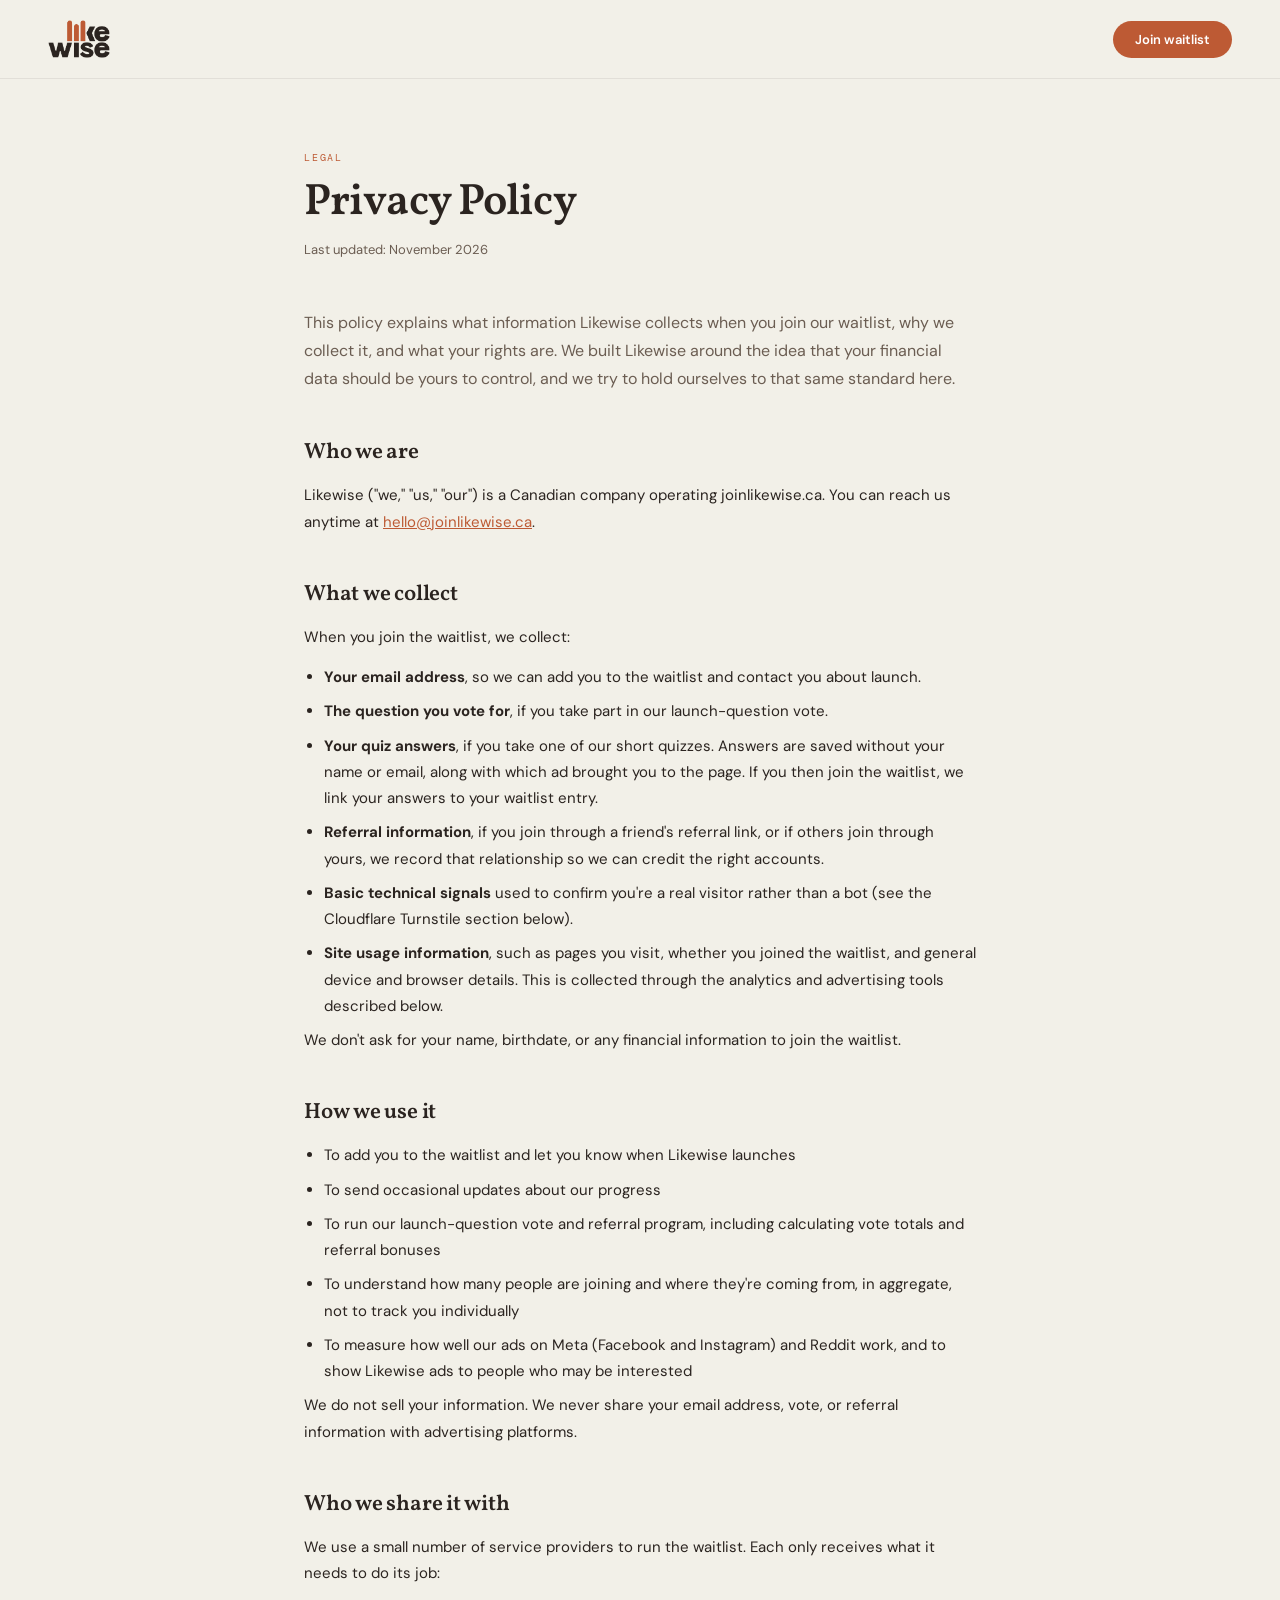
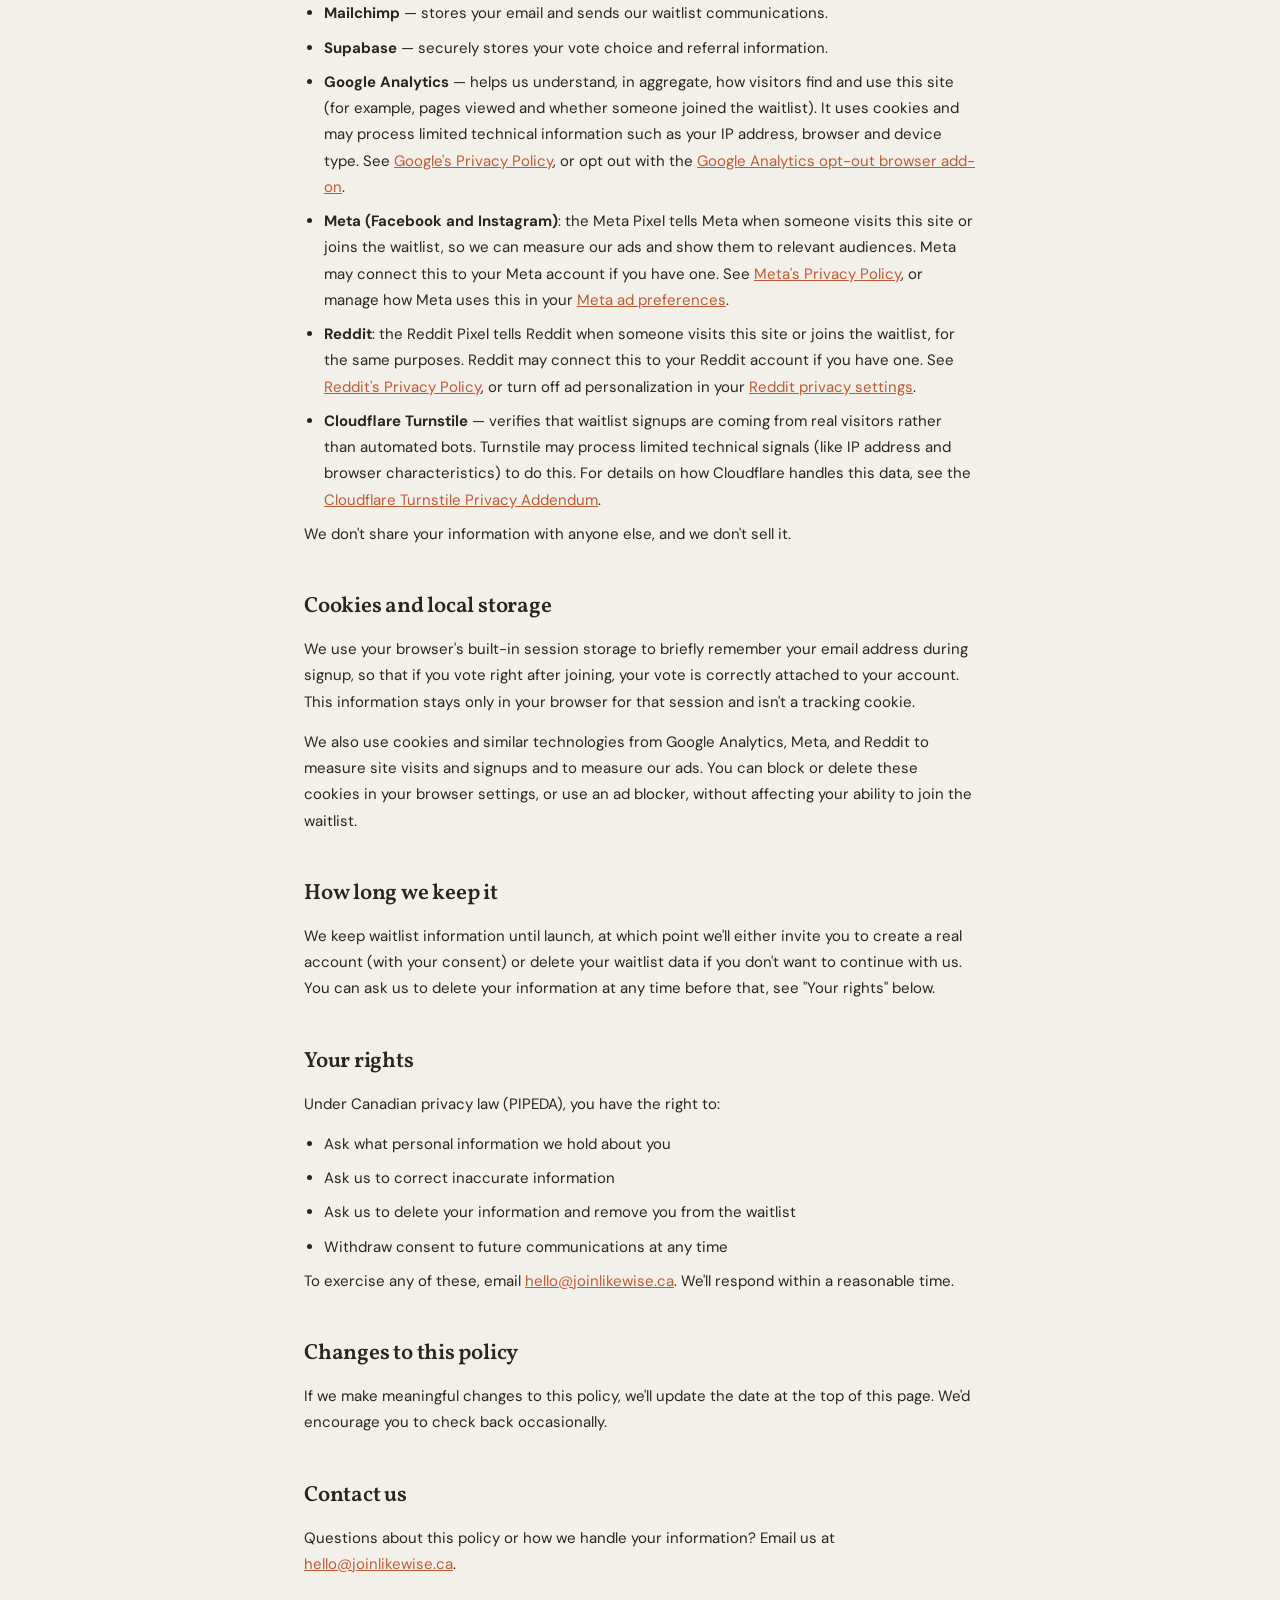
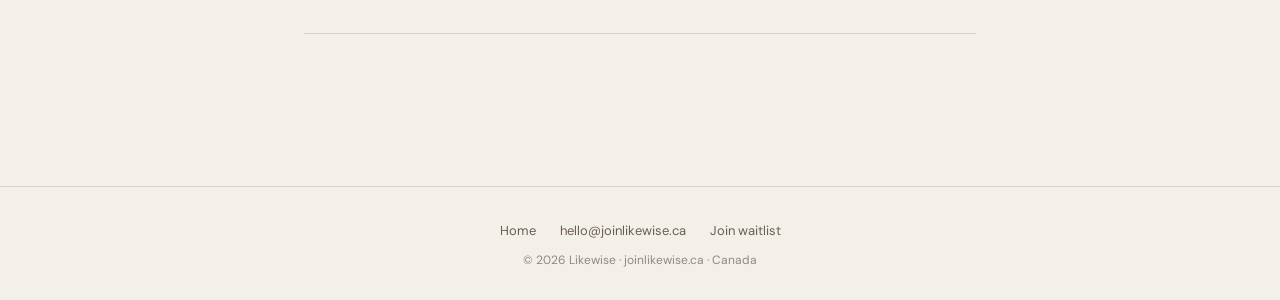
<file: privacy.html>
<!--
  DRAFT PRIVACY POLICY — starting point only, not a substitute for legal review.
  Have someone with actual legal judgment (ideally familiar with PIPEDA, since you're
  collecting data from Canadians) review this before treating it as final, especially
  once you have real volume of signups. Update the "Last updated" date whenever this
  changes.
-->
<!DOCTYPE html>
<html lang="en">
<head>
<meta charset="UTF-8">
<meta name="viewport" content="width=device-width, initial-scale=1.0, viewport-fit=cover">
<meta name="theme-color" content="#F2F0E8">
<title>Privacy Policy · Likewise</title>
<link rel="icon" type="image/png" href="likewise-favicon.png">
<link rel="apple-touch-icon" href="likewise-favicon.png">
<link rel="preconnect" href="https://fonts.googleapis.com">
<link href="https://fonts.googleapis.com/css2?family=Vollkorn:wght@600&family=DM+Sans:ital,wght@0,400;0,500;1,400&family=DM+Mono:wght@500&display=swap" rel="stylesheet">
<style>
*, *::before, *::after { box-sizing: border-box; margin: 0; padding: 0; }

:root {
  --charcoal: #2B2420;
  --taupe:   #6B5D52;
  --terracotta: #BD5A34;
  --cream:   #F2F0E8;
  --white:   #FFFFFF;
  --border:  rgba(43,36,32,0.14);
}

body {
  font-family: 'DM Sans', sans-serif;
  background: var(--cream);
  color: var(--charcoal);
  min-height: 100vh;
}

.nav {
  display: flex; align-items: center; justify-content: space-between;
  padding: 20px 48px;
  border-bottom: 1px solid rgba(43,36,32,0.08);
}
.logo-img { height: 38px; width: auto; display: block; }
.nav-cta {
  font-size: 13px; font-weight: 600;
  color: var(--white); background: var(--terracotta);
  border: none; padding: 10px 22px; border-radius: 999px;
  text-decoration: none; transition: all 0.15s;
}
.nav-cta:hover { background: #A34A29; }

.wrap {
  max-width: 720px; margin: 0 auto;
  padding: 72px 24px 96px;
}

.kicker {
  font-family: 'DM Mono', monospace;
  font-size: 10px; letter-spacing: 0.18em; text-transform: uppercase;
  color: var(--terracotta); margin-bottom: 14px;
}
h1 {
  font-family: 'Vollkorn', serif; font-weight: 600;
  font-size: clamp(32px, 5vw, 44px); letter-spacing: -0.02em;
  color: var(--charcoal); line-height: 1.15; margin-bottom: 10px;
}
.updated { font-size: 13px; color: var(--taupe); margin-bottom: 48px; }

h2 {
  font-family: 'Vollkorn', serif; font-weight: 600; font-size: 22px;
  color: var(--charcoal); margin: 44px 0 14px; letter-spacing: -0.01em;
}
p, li { font-size: 15px; line-height: 1.75; color: var(--charcoal); }
p + p { margin-top: 14px; }
ul { margin: 14px 0 0 20px; }
li { margin-bottom: 8px; }
strong { color: var(--charcoal); }
a { color: var(--terracotta); }
a:hover { color: #A34A29; }

.intro { font-size: 16px; color: var(--taupe); line-height: 1.75; }

.divider { border: none; border-top: 1px solid rgba(43,36,32,0.14); margin: 56px 0; }

footer {
  border-top: 1px solid rgba(43,36,32,0.14);
  padding: 32px 24px; text-align: center;
}
footer a { font-size: 13px; color: var(--taupe); text-decoration: none; margin: 0 10px; }
footer a:hover { color: var(--terracotta); }
.footer-copy { font-size: 12px; color: rgba(43,36,32,0.5); margin-top: 12px; }

@media (max-width: 640px) {
  .nav { padding: 16px 20px; }
  .wrap { padding: 48px 20px 72px; }
}
</style>
</head>
<body>

<nav class="nav">
  <a href="index.html" style="display:flex;align-items:center;text-decoration:none;">
    <img src="likewise-logo-2row-terracotta.png" alt="Likewise" class="logo-img">
  </a>
  <a href="index.html#waitlist" class="nav-cta">Join waitlist</a>
</nav>

<div class="wrap">
  <div class="kicker">Legal</div>
  <h1>Privacy Policy</h1>
  <p class="updated">Last updated: November 2026</p>

  <p class="intro">
    This policy explains what information Likewise collects when you join our waitlist, why we collect it, and what your rights are. We built Likewise around the idea that your financial data should be yours to control, and we try to hold ourselves to that same standard here.
  </p>

  <h2>Who we are</h2>
  <p>
    Likewise ("we," "us," "our") is a Canadian company operating joinlikewise.ca. You can reach us anytime at <a href="mailto:hello@joinlikewise.ca">hello@joinlikewise.ca</a>.
  </p>

  <h2>What we collect</h2>
  <p>When you join the waitlist, we collect:</p>
  <ul>
    <li><strong>Your email address</strong>, so we can add you to the waitlist and contact you about launch.</li>
    <li><strong>The question you vote for</strong>, if you take part in our launch-question vote.</li>
    <li><strong>Your quiz answers</strong>, if you take one of our short quizzes. Answers are saved without your name or email, along with which ad brought you to the page. If you then join the waitlist, we link your answers to your waitlist entry.</li>
    <li><strong>Referral information</strong>, if you join through a friend's referral link, or if others join through yours, we record that relationship so we can credit the right accounts.</li>
    <li><strong>Basic technical signals</strong> used to confirm you're a real visitor rather than a bot (see the Cloudflare Turnstile section below).</li>
    <li><strong>Site usage information</strong>, such as pages you visit, whether you joined the waitlist, and general device and browser details. This is collected through the analytics and advertising tools described below.</li>
  </ul>
  <p>We don't ask for your name, birthdate, or any financial information to join the waitlist.</p>

  <h2>How we use it</h2>
  <ul>
    <li>To add you to the waitlist and let you know when Likewise launches</li>
    <li>To send occasional updates about our progress</li>
    <li>To run our launch-question vote and referral program, including calculating vote totals and referral bonuses</li>
    <li>To understand how many people are joining and where they're coming from, in aggregate, not to track you individually</li>
    <li>To measure how well our ads on Meta (Facebook and Instagram) and Reddit work, and to show Likewise ads to people who may be interested</li>
  </ul>
  <p>We do not sell your information. We never share your email address, vote, or referral information with advertising platforms.</p>

  <h2>Who we share it with</h2>
  <p>We use a small number of service providers to run the waitlist. Each only receives what it needs to do its job:</p>
  <ul>
    <li><strong>Mailchimp</strong> — stores your email and sends our waitlist communications.</li>
    <li><strong>Supabase</strong> — securely stores your vote choice and referral information.</li>
    <li><strong>Google Analytics</strong> — helps us understand, in aggregate, how visitors find and use this site (for example, pages viewed and whether someone joined the waitlist). It uses cookies and may process limited technical information such as your IP address, browser and device type. See <a href="https://policies.google.com/privacy" target="_blank" rel="noopener">Google's Privacy Policy</a>, or opt out with the <a href="https://tools.google.com/dlpage/gaoptout" target="_blank" rel="noopener">Google Analytics opt-out browser add-on</a>.</li>
    <li><strong>Meta (Facebook and Instagram)</strong>: the Meta Pixel tells Meta when someone visits this site or joins the waitlist, so we can measure our ads and show them to relevant audiences. Meta may connect this to your Meta account if you have one. See <a href="https://www.facebook.com/privacy/policy" target="_blank" rel="noopener">Meta's Privacy Policy</a>, or manage how Meta uses this in your <a href="https://www.facebook.com/adpreferences" target="_blank" rel="noopener">Meta ad preferences</a>.</li>
    <li><strong>Reddit</strong>: the Reddit Pixel tells Reddit when someone visits this site or joins the waitlist, for the same purposes. Reddit may connect this to your Reddit account if you have one. See <a href="https://www.reddit.com/policies/privacy-policy" target="_blank" rel="noopener">Reddit's Privacy Policy</a>, or turn off ad personalization in your <a href="https://www.reddit.com/settings/privacy" target="_blank" rel="noopener">Reddit privacy settings</a>.</li>
    <li><strong>Cloudflare Turnstile</strong> — verifies that waitlist signups are coming from real visitors rather than automated bots. Turnstile may process limited technical signals (like IP address and browser characteristics) to do this. For details on how Cloudflare handles this data, see the <a href="https://www.cloudflare.com/turnstile-privacy-policy/" target="_blank" rel="noopener">Cloudflare Turnstile Privacy Addendum</a>.</li>
  </ul>
  <p>We don't share your information with anyone else, and we don't sell it.</p>

  <h2>Cookies and local storage</h2>
  <p>
    We use your browser's built-in session storage to briefly remember your email address during signup, so that if you vote right after joining, your vote is correctly attached to your account. This information stays only in your browser for that session and isn't a tracking cookie.
  </p>
  <p>
    We also use cookies and similar technologies from Google Analytics, Meta, and Reddit to measure site visits and signups and to measure our ads. You can block or delete these cookies in your browser settings, or use an ad blocker, without affecting your ability to join the waitlist.
  </p>

  <h2>How long we keep it</h2>
  <p>
    We keep waitlist information until launch, at which point we'll either invite you to create a real account (with your consent) or delete your waitlist data if you don't want to continue with us. You can ask us to delete your information at any time before that, see "Your rights" below.
  </p>

  <h2>Your rights</h2>
  <p>Under Canadian privacy law (PIPEDA), you have the right to:</p>
  <ul>
    <li>Ask what personal information we hold about you</li>
    <li>Ask us to correct inaccurate information</li>
    <li>Ask us to delete your information and remove you from the waitlist</li>
    <li>Withdraw consent to future communications at any time</li>
  </ul>
  <p>
    To exercise any of these, email <a href="mailto:hello@joinlikewise.ca">hello@joinlikewise.ca</a>. We'll respond within a reasonable time.
  </p>

  <h2>Changes to this policy</h2>
  <p>
    If we make meaningful changes to this policy, we'll update the date at the top of this page. We'd encourage you to check back occasionally.
  </p>

  <h2>Contact us</h2>
  <p>
    Questions about this policy or how we handle your information? Email us at <a href="mailto:hello@joinlikewise.ca">hello@joinlikewise.ca</a>.
  </p>

  <hr class="divider">
</div>

<footer>
  <a href="index.html">Home</a>
  <a href="mailto:hello@joinlikewise.ca">hello@joinlikewise.ca</a>
  <a href="index.html#waitlist">Join waitlist</a>
  <div class="footer-copy">© 2026 Likewise · joinlikewise.ca · Canada</div>
</footer>

</body>
</html>
</file>
